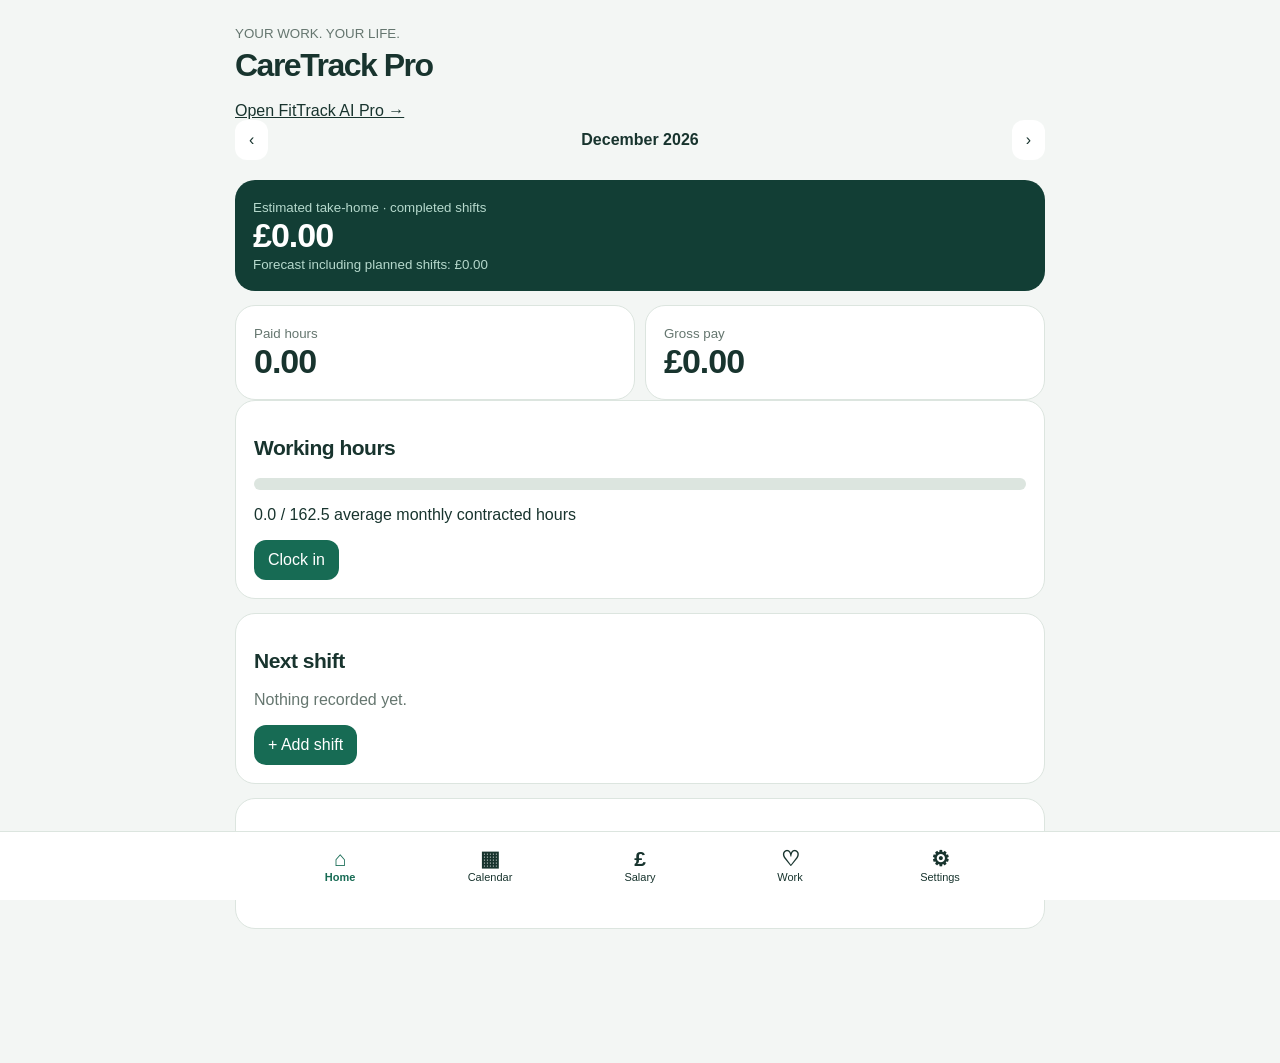
<file: index.html>
<!doctype html><html lang="en"><head><meta charset="utf-8"><meta name="viewport" content="width=device-width,initial-scale=1,viewport-fit=cover"><meta name="theme-color" content="#123e35"><meta name="apple-mobile-web-app-capable" content="yes"><link rel="manifest" href="manifest.json"><link rel="apple-touch-icon" href="icon-192.png"><link rel="stylesheet" href="style.css"><title>CareTrack Pro</title></head><body><header><small>YOUR WORK. YOUR LIFE.</small><h1>CareTrack Pro</h1><a href="fitness/" style="color:inherit">Open FitTrack AI Pro →</a><div id="monthbar"><button id="prev">‹</button><strong id="month"></strong><button id="next">›</button></div></header><main id="main"></main><nav id="nav"></nav><dialog id="dialog"><form id="editor"><h2 id="formtitle"></h2><div id="fields"></div><div class="actions"><button type="button" onclick="document.querySelector('dialog').close()">Cancel</button><button class="primary">Save</button></div></form></dialog><dialog id="quickdialog" class="quick-sheet"></dialog><script src="app.js"></script></body></html>
</file>
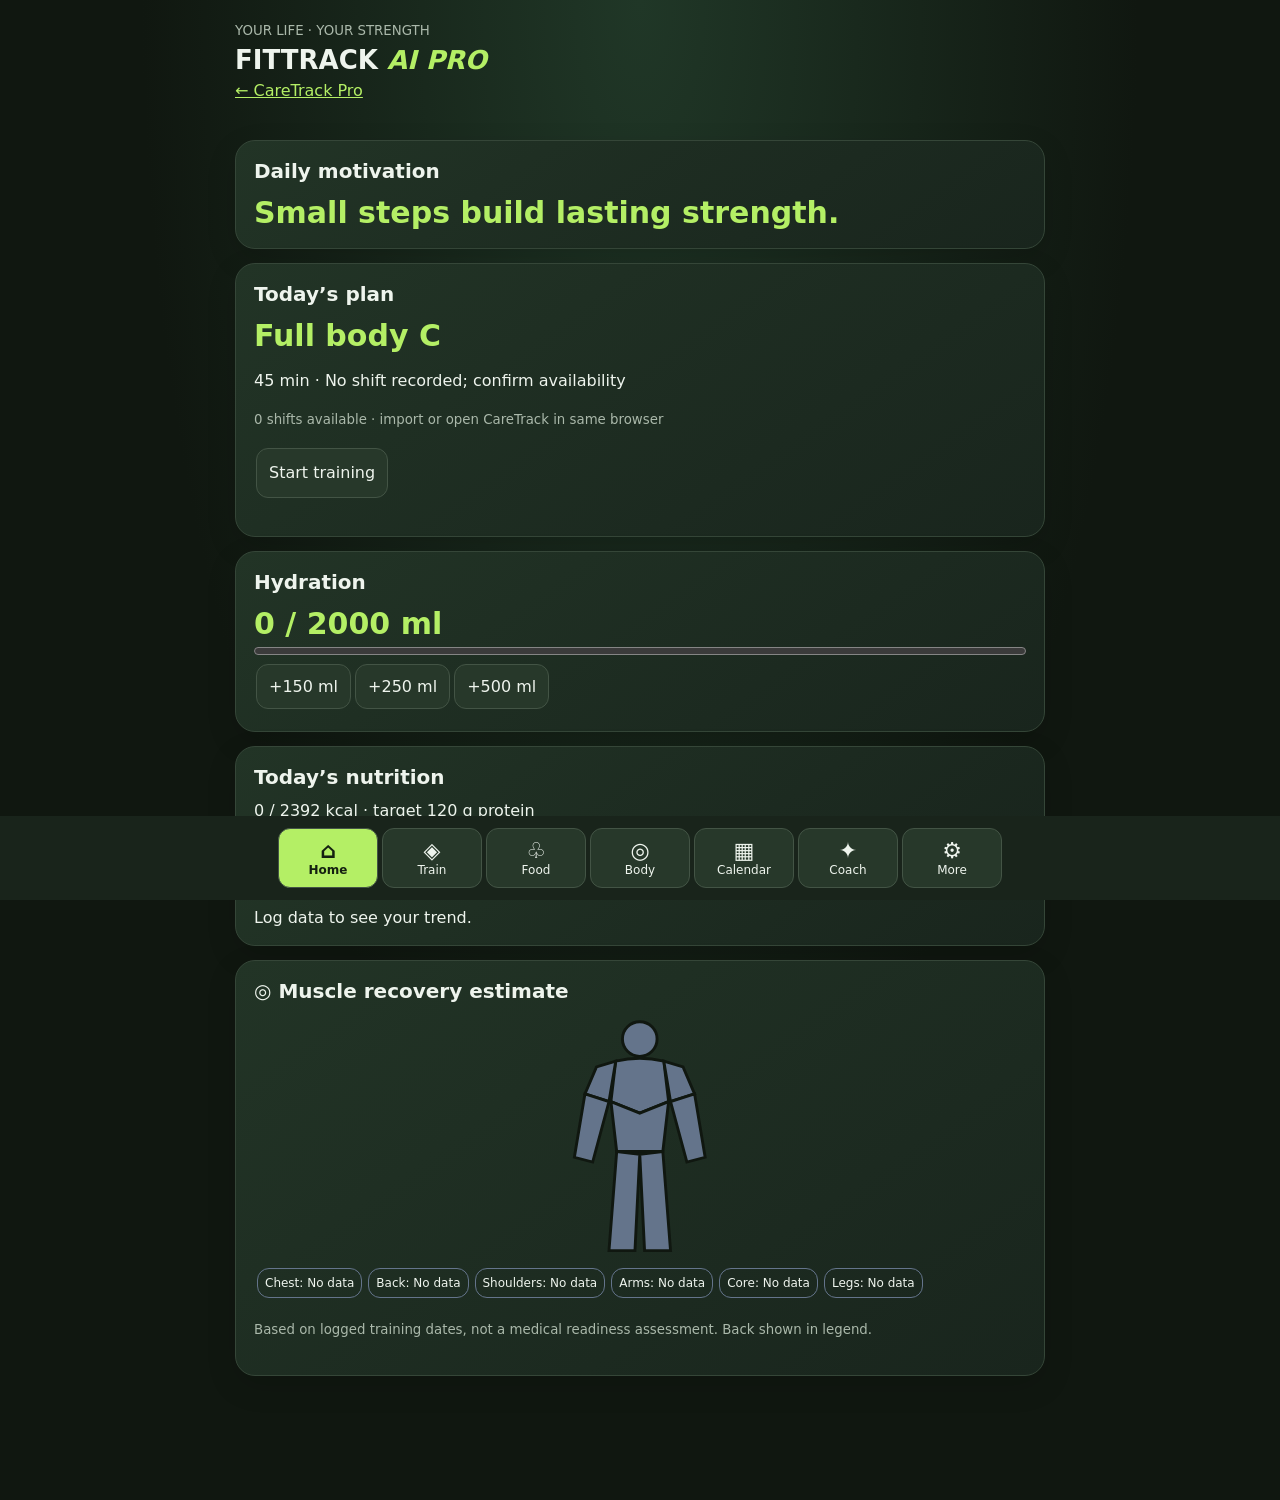
<file: fitness/index.html>
<!doctype html><html lang="en"><meta charset="utf-8"><meta name="viewport" content="width=device-width,initial-scale=1,viewport-fit=cover"><meta name="theme-color" content="#101710"><link rel="manifest" href="manifest.json"><link rel="apple-touch-icon" href="icon.png"><link rel="stylesheet" href="style.css"><title>FitTrack AI Pro</title><header><small>YOUR LIFE · YOUR STRENGTH</small><h1>FITTRACK <em>AI PRO</em></h1><a href="../">← CareTrack Pro</a></header><main id="main"></main><nav id="nav"></nav><script src="app.js"></script></html>
</file>
<file: style.css>
:root{font-family:-apple-system,BlinkMacSystemFont,'Segoe UI',sans-serif;color:#18342e;background:#f3f6f4;--card:#fff;--muted:#65766f;--line:#dce5df;--accent:#176b54}*{box-sizing:border-box}body{margin:0;padding-bottom:100px}header,main{max-width:850px;margin:auto;padding:20px}header{padding-top:max(24px,env(safe-area-inset-top));padding-bottom:0}h1{font-size:32px;letter-spacing:-1.5px;margin:5px 0 18px}h2{font-size:21px;letter-spacing:-.5px}small,.muted{color:var(--muted)}button,input,select,textarea{font:inherit}button{border:0;border-radius:12px;padding:11px 14px;background:var(--card);color:inherit;cursor:pointer}button:active{opacity:.7}.primary{background:var(--accent);color:white}#monthbar,.row,.actions{display:flex;align-items:center;justify-content:space-between;gap:10px}.card{background:var(--card);border:1px solid var(--line);border-radius:20px;padding:18px;margin-bottom:14px}.hero{background:#123e35;color:white;border:0}.hero small{color:#b6d9cd}.big{font-size:34px;font-weight:750;letter-spacing:-1px}.grid{display:grid;grid-template-columns:1fr 1fr;gap:10px}.grid .card{margin:0}.calendar{display:grid;grid-template-columns:repeat(7,minmax(0,1fr));gap:4px}.day{padding:7px 2px;min-height:65px;border:1px solid var(--line);font-size:12px;overflow:hidden}.day span{display:block;font-size:10px;margin-top:4px}.day.selected{outline:2px solid var(--accent)}.day.work{background:#d9eae3;color:#164b39}.day.night{background:#e6def8;color:#513c83}.day.leave{background:#f9e6bd;color:#79521a}nav{position:fixed;bottom:0;left:0;right:0;background:var(--card);border-top:1px solid var(--line);display:flex;justify-content:center;padding:8px 4px max(10px,env(safe-area-inset-bottom));z-index:2}nav button{flex:1;max-width:150px;font-size:11px;padding:7px 2px}nav b{display:block;font-size:21px}nav .active{color:var(--accent);font-weight:bold}label{display:block;margin:12px 0 4px;font-size:13px;color:var(--muted)}input,select,textarea{width:100%;padding:12px;border:1px solid var(--line);border-radius:10px;background:var(--card);color:inherit}dialog{border:0;border-radius:24px;background:var(--card);color:inherit;width:min(94%,500px);max-height:90vh;padding:22px}dialog::backdrop{background:#0008}.actions{margin-top:20px}.bar{height:12px;border-radius:10px;background:var(--line);overflow:hidden}.bar i{display:block;height:100%;background:var(--accent)}.danger{color:#b83b42}.entry{border-top:1px solid var(--line);padding:12px 0}.entry button{padding:6px 9px;font-size:12px}a{color:var(--accent)}body.dark{background:#101b18;color:#e4eee9;--card:#1b2924;--muted:#a5b7af;--line:#34483f;--accent:#368d70}@media print{nav,header button,main button{display:none}body{background:white;color:black}.card{break-inside:avoid}}
.quick-sheet{position:fixed;inset:auto 0 0;margin:0 auto;width:min(100%,500px);border-radius:26px 26px 0 0;padding-bottom:max(24px,env(safe-area-inset-bottom));max-height:85dvh;overflow:auto}.sheet-head{display:flex;align-items:center;justify-content:space-between}.sheet-head h2{margin:0}.template-row{display:flex;align-items:center;border-bottom:1px solid var(--line)}.template-pick{display:flex;align-items:center;gap:12px;text-align:left;flex:1;min-width:0;padding:14px 4px}.template-pick small{display:block;margin-top:5px}.template-dot{width:16px;height:36px;border-radius:6px;flex-shrink:0}.full{width:100%;margin-top:10px}.shiftchip{display:block;color:white;border-radius:4px;padding:3px 1px;overflow:hidden;text-overflow:ellipsis;white-space:nowrap;font-size:9px}.day.selected{outline:2px solid var(--accent);outline-offset:-2px}
</file>
<file: fitness/style.css>
*{box-sizing:border-box}body{margin:0;background:#101710;color:#eef4ed;font:16px system-ui;max-width:850px;margin:auto}header,main{padding:20px}header{padding-top:max(20px,env(safe-area-inset-top))}h1{font-size:26px;margin:6px 0}h2{font-size:20px;margin:0 0 12px}em,a{color:#b4ef65}small,label{color:#aab8aa}section{background:#1d291f;border:1px solid #354638;border-radius:20px;padding:18px;margin-bottom:14px}button,input,select{font:inherit;border-radius:12px;padding:12px;border:1px solid #435445;background:#27382a;color:inherit}button{cursor:pointer;margin:4px 2px}button.primary{background:#b4ef65;color:#142010;font-weight:700}input,select{width:100%;margin:5px 0 12px}label{display:block}.grid{display:grid;grid-template-columns:repeat(2,minmax(0,1fr));gap:10px}.big{font-size:30px;font-weight:700;color:#b4ef65}nav{position:fixed;bottom:0;left:0;right:0;background:#19241b;display:flex;overflow:auto;padding:8px 6px max(8px,env(safe-area-inset-bottom));justify-content:center}nav button{font-size:12px;padding:10px 7px;flex-shrink:0}main{padding-bottom:110px}progress{width:100%;accent-color:#b4ef65}p{line-height:1.5} .light{background:#f4f7f0;color:#17231a}.light section,.light input,.light select,.light button,.light nav{background:#e0eadb;color:#17231a}.light small,.light label{color:#526352}.light .big,.light a,.light em{color:#38671c}

.exercise-card{padding:14px 0;border-bottom:1px solid #78918455}.exercise-head{display:flex;gap:14px;align-items:center}.exercise-thumb{width:105px;flex-shrink:0;background:#111a15;border-radius:12px}.exercise-thumb svg,.demo-grid svg{display:block;width:100%;height:auto}.exercise-card details{margin-top:10px}.exercise-card summary{cursor:pointer;color:inherit;font-weight:bold;padding:10px 0}.demo-grid{display:grid;grid-template-columns:1fr 1fr;gap:8px}.demo-grid figure{margin:0;background:#111a15;border-radius:12px;padding:8px;color:#fff;text-align:center}.demo-grid figcaption{font-size:12px}.photo-panel{display:grid;gap:8px;margin:12px 0;max-width:480px}.photo-panel img{width:100%;height:230px;object-fit:contain;background:#fff;border-radius:12px}.photo-panel img[hidden],.photo-panel button[hidden]{display:none}.photo-panel button{justify-self:start}
body{background:radial-gradient(ellipse at top,#203727 0,#101710 55%)}section{box-shadow:0 10px 30px #0002;background:linear-gradient(145deg,#223426,#19251d);animation:appear .24s ease-out} @keyframes appear{from{opacity:.65;transform:translateY(4px)}to{opacity:1;transform:none}}.navicon{display:block;font-size:22px;line-height:1.1}nav button{min-width:44px;flex:1;max-width:100px}nav{z-index:10;backdrop-filter:blur(12px)}.trend{width:100%;max-height:180px;background:#101710;border-radius:12px}.heat{display:block;height:250px;margin:auto}.chip{display:inline-block;border:1px solid;padding:7px;margin:3px;border-radius:12px;font-size:12px}details{padding:12px 0;border-bottom:1px solid #78918455}summary{cursor:pointer}.reminder-toast{position:fixed;top:20px;left:10%;right:10%;padding:20px;background:#b4ef65;color:#101710;border-radius:16px;z-index:99}.light section{background:#e0eadb}@media(prefers-reduced-motion:reduce){section{animation:none}}@media(max-width:420px){header,main{padding-left:12px;padding-right:12px}nav button{padding:8px 3px;font-size:10px}section{padding:14px}}
</file>
